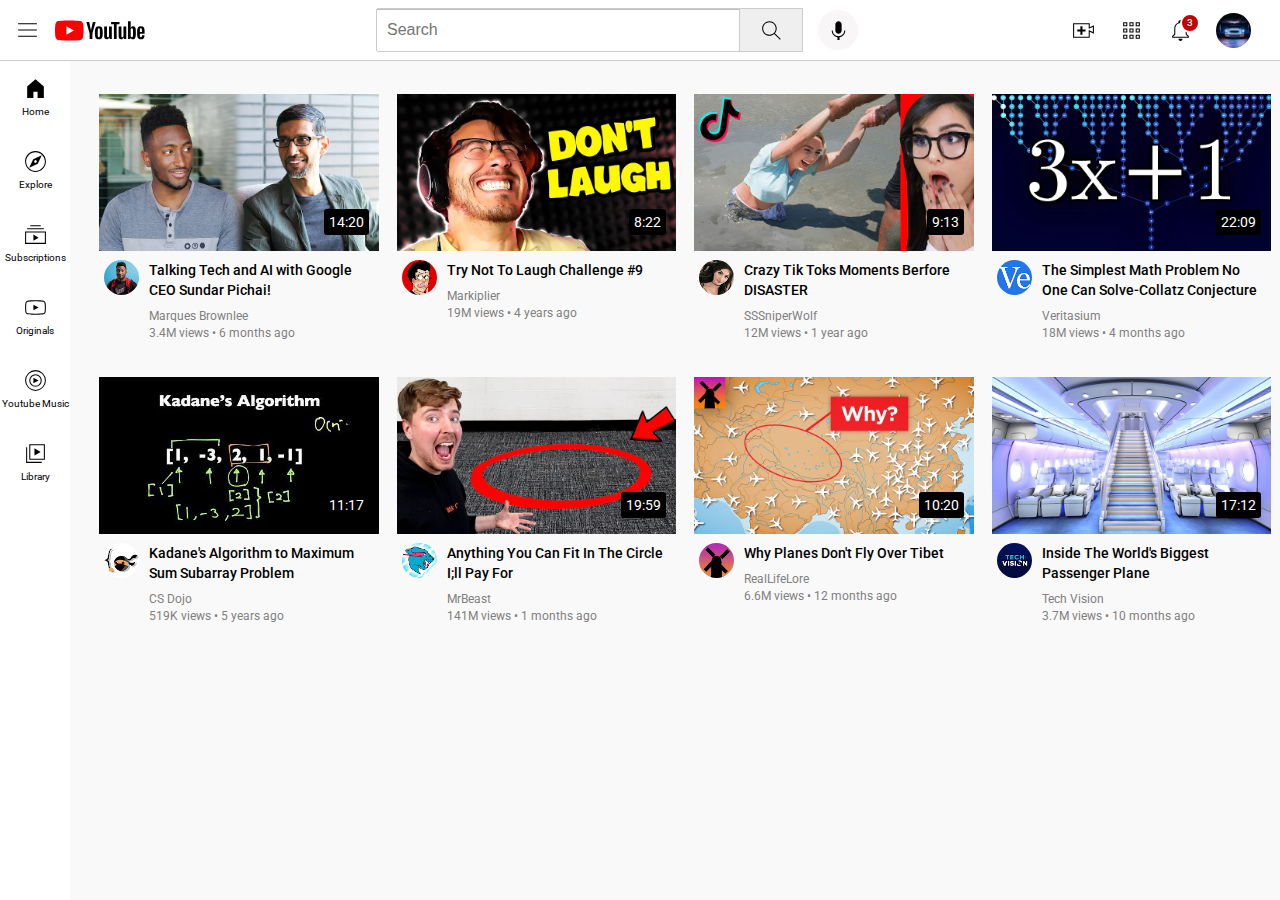
<file: index.html>
<!DOCTYPE html>
<head>
    <title>Youtube Clone</title>
    <link rel="preconnect" href="https://fonts.googleapis.com">
    <link rel="preconnect" href="https://fonts.gstatic.com" crossorigin>
    <link href="https://fonts.googleapis.com/css2?family=Roboto:ital,wght@0,100;0,300;0,400;0,500;0,700;0,900;1,100;1,300;1,400;1,500;1,700;1,900&display=swap" rel="stylesheet">
    <link rel="stylesheet" href="css/header.css">
    <link rel="stylesheet" href="css/sidebar.css">
    <link rel="stylesheet" href="css/main.css">
</head>
<body style="background-color: rgb(250, 249, 249);font-family: roboto;">
    <header>

        <div class="left-section">
                <img class="menu" src="pics/header-icons/hamburger-menu.svg" >
                <img class="yt-logo" src="pics/header-icons/youtube-logo.svg">
        </div>

        <div class="mid-section">
                <input class="search" type="text" placeholder="Search">
                <button class="search-icon">
                    <div class="tooltip">Search</div>
                    <img src="pics/header-icons/search.svg">
                </button>
                <button class="voice-icon">
                    <div class="tooltip">Search with voice</div>
                    <img src="pics/header-icons/voice-search-icon.svg">
                </button>
        </div>

        <div class="right-section">
            <div class="video-icon">
                <div class="tooltip">Create</div>
                <img src="pics/header-icons/upload.svg">
            </div>
            <div class="apps">
                <div class="tooltip">Youtube Apps</div>
                <img src="pics/header-icons/youtube-apps.svg">
            </div>
            <div class="notifaction-icon">
                <div class="tooltip">Notifactions</div>
                <img src="pics/header-icons/notifications.svg">
                <div class="notifaction-no">3</div> 
            </div>
                <img class="profile" src="pics/header-icons/car.jpg">
        </div>

    </header>
    <nav>
        <div class="sidebar" >
            <div class="sidebar-link">
                <img src="pics/sidebar-icons/home.svg">
                <div>Home</div>
            </div>

            <div class="sidebar-link">
                <img src="pics/sidebar-icons/explore.svg">
                <div>Explore</div>
            </div>

            <div class="sidebar-link">
                <img src="pics/sidebar-icons/subscriptions.svg">
                <div>Subscriptions</div>
            </div>

            <div class="sidebar-link">
                <img src="pics/sidebar-icons/originals.svg">
                <div>Originals</div>
            </div>

            <div class="sidebar-link">
                <img src="pics/sidebar-icons/youtube-music.svg">
                <div>Youtube Music</div>
            </div>

            <div class="sidebar-link">
                <img src="pics/sidebar-icons/library.svg">
                <div>Library</div>
            </div>
        </div>
    </nav>
    <main>
        <section class="video-card">

            <div class="video-grid">
                <div class="thumbnail">
                    <a href="https://www.youtube.com/watch?v=n2RNcPRtAiY" target="_blank">
                        <img src="pics/thumbnails/thumbnail-1.webp" >
                    </a>
                    <div class="time">14:20</div>
                </div>
                <div class="video-info">
                    <div class="channel-photo">
                        <img src="pics/channels/channel-1.jpeg" >
                    </div>
                    <div class="text">
                        <div class="video-title">
                            <p>Talking Tech and AI with Google CEO Sundar Pichai!</p>
                        </div>
                        <div class="name-views">
                            <p>Marques Brownlee</p>
                            <p>3.4M views &#8226 6 months ago</p>
                        </div>
                    </div>
                </div>
            </div>

            <div class="video-grid">
                <div class="thumbnail">
                    <a href="https://www.youtube.com/watch?v=mP0RAo9SKZk" target="_blank">
                        <img src="pics/thumbnails/thumbnail-2.webp" >
                    </a>
                    <div class="time">8:22</div>
                </div>
                <div class="video-info">
                    <div class="channel-photo">
                        <img src="pics/channels/channel-2.jpeg" >
                    </div>
                    <div class="text">
                        <div class="video-title">
                            <p>Try Not To Laugh Challenge #9</p>
                        </div>
                        <div class="name-views">
                            <p>Markiplier</p>
                            <p>19M views &#8226 4 years ago</p>
                        </div>
                    </div>
                </div>
            </div>

            <div class="video-grid">
                <div class="thumbnail">
                    <a href="https://www.youtube.com/watch?v=FgjPQQeTh1w" target="_blank">
                        <img src="pics/thumbnails/thumbnail-3.webp" >
                    </a>
                    <div class="time">9:13</div>
                </div>
                <div class="video-info">
                    <div class="channel-photo">
                        <img src="pics/channels/channel-3.jpeg" >
                    </div>
                    <div class="text">
                        <div class="video-title">
                            <p>Crazy Tik Toks Moments Berfore DISASTER</p>
                        </div>
                        <div class="name-views">
                            <p>SSSniperWolf</p>
                            <p>12M views &#8226 1 year ago</p>
                        </div>
                    </div>
                </div>
            </div>

            <div class="video-grid">
                <div class="thumbnail">
                    <a href="https://www.youtube.com/watch?v=094y1Z2wpJg" target="_blank">
                        <img src="pics/thumbnails/thumbnail-4.webp" >
                    </a>
                    <div class="time">22:09</div>
                </div>
                <div class="video-info">
                    <div class="channel-photo">
                        <img src="pics/channels/channel-4.jpeg" >
                    </div>
                    <div class="text">
                        <div class="video-title">
                            <p>The Simplest Math Problem No One Can Solve-Collatz Conjecture</p>
                        </div>
                        <div class="name-views">
                            <p>Veritasium</p>
                            <p>18M views &#8226 4 months ago</p>
                        </div>
                    </div>
                </div>
            </div>

            <div class="video-grid">
                <div class="thumbnail">
                    <a href="https://www.youtube.com/watch?v=86CQq3pKSUw" target="_blank">
                        <img src="pics/thumbnails/thumbnail-5.webp" >
                    </a>
                    <div class="time">11:17</div>
                </div>
                <div class="video-info">
                    <div class="channel-photo">
                        <img src="pics/channels/channel-5.jpeg" >
                    </div>
                    <div class="text">
                        <div class="video-title">
                            <p>Kadane's Algorithm to Maximum Sum Subarray Problem</p>
                        </div>
                        <div class="name-views">
                            <p>CS Dojo</p>
                            <p>519K views &#8226 5 years ago</p>
                        </div>
                    </div>
                </div>
            </div>

            <div class="video-grid">
                <div class="thumbnail">
                    <a href="https://www.youtube.com/watch?v=yXWw0_UfSFg" target="_blank">
                        <img src="pics/thumbnails/thumbnail-6.webp" >
                    </a>
                    <div class="time">19:59</div>
                </div>
                <div class="video-info">
                    <div class="channel-photo">
                        <img src="pics/channels/channel-6.jpeg" >
                    </div>
                    <div class="text">
                        <div class="video-title">
                            <p>Anything You Can Fit In The Circle I;ll Pay For</p>
                        </div>
                        <div class="name-views">
                            <p>MrBeast</p>
                            <p>141M views &#8226 1 months ago</p>
                        </div>
                    </div>
                </div>
            </div>

            <div class="video-grid">
                <div class="thumbnail">
                    <a href="https://www.youtube.com/watch?v=fNVa1qMbF9Y" target="_blank">
                        <img src="pics/thumbnails/thumbnail-7.webp" >
                    </a>
                    <div class="time">10:20</div>
                </div>
                <div class="video-info">
                    <div class="channel-photo">
                        <img src="pics/channels/channel-7.jpeg" >
                    </div>
                    <div class="text">
                        <div class="video-title">
                            <p>Why Planes Don't Fly Over Tibet</p>
                        </div>
                        <div class="name-views">
                            <p>RealLifeLore</p>
                            <p>6.6M views &#8226 12 months ago</p>
                        </div>
                    </div>
                </div>
            </div>

            <div class="video-grid">
                <div class="thumbnail">
                    <a href="https://www.youtube.com/watch?v=lFm4EM1juls" target="_blank">
                        <img src="pics/thumbnails/thumbnail-8.webp" >
                    </a>
                    <div class="time">17:12</div>
                </div>
                <div class="video-info">
                    <div class="channel-photo">
                        <img src="pics/channels/channel-8.jpeg" >
                    </div>
                    <div class="text">
                        <div class="video-title">
                            <p>Inside The World's Biggest Passenger Plane</p>
                        </div>
                        <div class="name-views">
                            <p>Tech Vision</p>
                            <p>3.7M views &#8226 10 months ago</p>
                        </div>
                    </div>
                </div>
            </div>

        </section>
    </main>
</body>
</html>
</file>
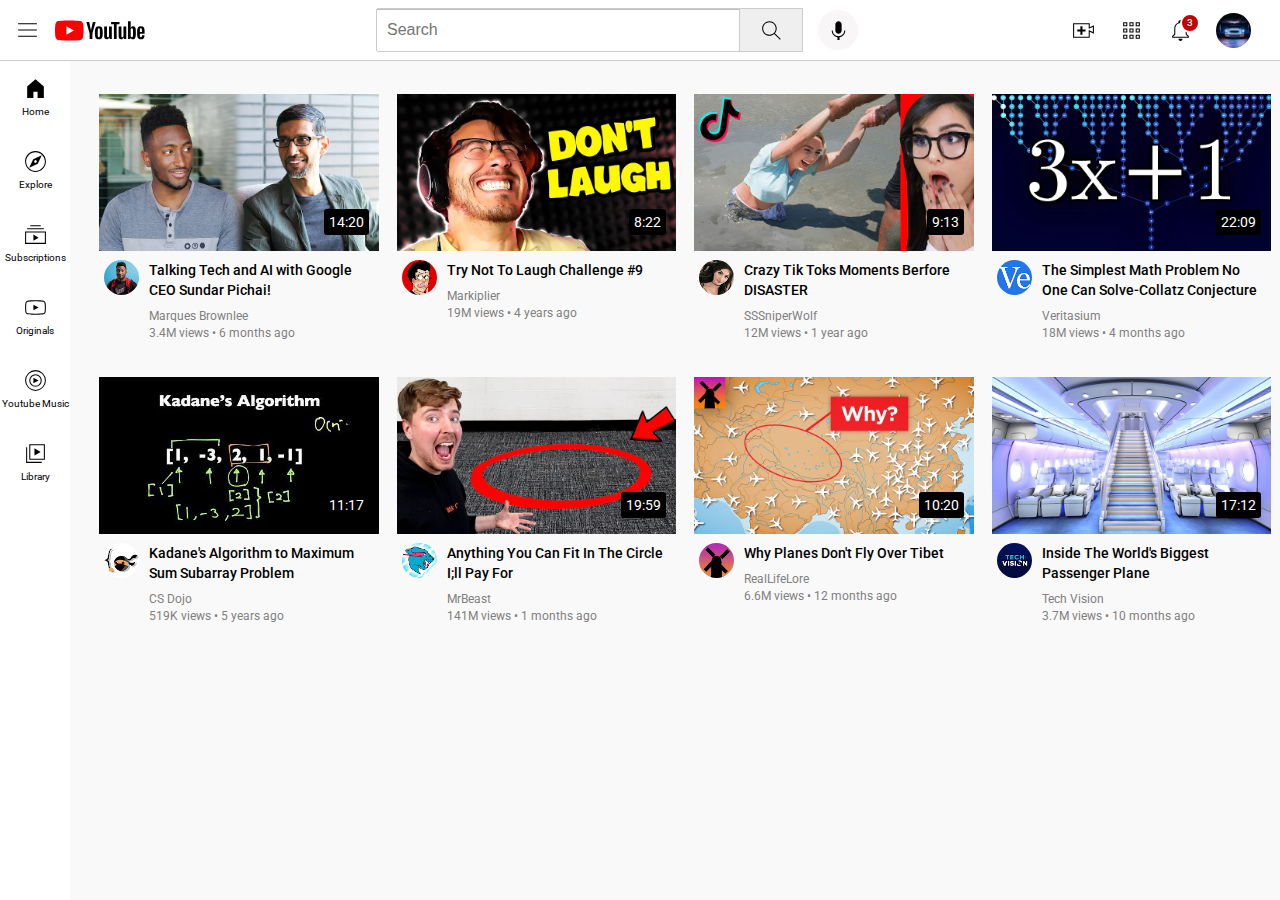
<file: index.js.html>
<!DOCTYPE html>
<head>
    <title>Youtube Clone</title>
    <link rel="preconnect" href="https://fonts.googleapis.com">
    <link rel="preconnect" href="https://fonts.gstatic.com" crossorigin>
    <link href="https://fonts.googleapis.com/css2?family=Roboto:ital,wght@0,100;0,300;0,400;0,500;0,700;0,900;1,100;1,300;1,400;1,500;1,700;1,900&display=swap" rel="stylesheet">
    <link rel="stylesheet" href="css/header.css">
    <link rel="stylesheet" href="css/sidebar.css">
    <link rel="stylesheet" href="css/main.css">
</head>
<body style="background-color: rgb(250, 249, 249);font-family: roboto;">
    <header>

        <div class="left-section">
                <img class="menu" src="pics/header-icons/hamburger-menu.svg" >
                <img class="yt-logo" src="pics/header-icons/youtube-logo.svg">
        </div>

        <div class="mid-section">
                <input class="search" type="text" placeholder="Search">
                <button class="search-icon">
                    <div class="tooltip">Search</div>
                    <img src="pics/header-icons/search.svg">
                </button>
                <button class="voice-icon">
                    <div class="tooltip">Search with voice</div>
                    <img src="pics/header-icons/voice-search-icon.svg">
                </button>
        </div>

        <div class="right-section">
            <div class="video-icon">
                <div class="tooltip">Create</div>
                <img src="pics/header-icons/upload.svg">
            </div>
            <div class="apps">
                <div class="tooltip">Youtube Apps</div>
                <img src="pics/header-icons/youtube-apps.svg">
            </div>
            <div class="notifaction-icon">
                <div class="tooltip">Notifactions</div>
                <img src="pics/header-icons/notifications.svg">
                <div class="notifaction-no">3</div> 
            </div>
                <img class="profile" src="pics/header-icons/car.jpg">
        </div>

    </header>
    <nav>
        <div class="sidebar" >
            <div class="sidebar-link">
                <img src="pics/sidebar-icons/home.svg">
                <div>Home</div>
            </div>

            <div class="sidebar-link">
                <img src="pics/sidebar-icons/explore.svg">
                <div>Explore</div>
            </div>

            <div class="sidebar-link">
                <img src="pics/sidebar-icons/subscriptions.svg">
                <div>Subscriptions</div>
            </div>

            <div class="sidebar-link">
                <img src="pics/sidebar-icons/originals.svg">
                <div>Originals</div>
            </div>

            <div class="sidebar-link">
                <img src="pics/sidebar-icons/youtube-music.svg">
                <div>Youtube Music</div>
            </div>

            <div class="sidebar-link">
                <img src="pics/sidebar-icons/library.svg">
                <div>Library</div>
            </div>
        </div>
    </nav>
    <main>
        <section class="video-card">

            <div class="video-grid">
                <div class="thumbnail">
                    <a href="https://www.youtube.com/watch?v=n2RNcPRtAiY" target="_blank">
                        <img src="pics/thumbnails/thumbnail-1.webp" >
                    </a>
                    <div class="time">14:20</div>
                </div>
                <div class="video-info">
                    <div class="channel-photo">
                        <img src="pics/channels/channel-1.jpeg" >
                    </div>
                    <div class="text">
                        <div class="video-title">
                            <p>Talking Tech and AI with Google CEO Sundar Pichai!</p>
                        </div>
                        <div class="name-views">
                            <p>Marques Brownlee</p>
                            <p>3.4M views &#8226 6 months ago</p>
                        </div>
                    </div>
                </div>
            </div>

            <div class="video-grid">
                <div class="thumbnail">
                    <a href="https://www.youtube.com/watch?v=mP0RAo9SKZk" target="_blank">
                        <img src="pics/thumbnails/thumbnail-2.webp" >
                    </a>
                    <div class="time">8:22</div>
                </div>
                <div class="video-info">
                    <div class="channel-photo">
                        <img src="pics/channels/channel-2.jpeg" >
                    </div>
                    <div class="text">
                        <div class="video-title">
                            <p>Try Not To Laugh Challenge #9</p>
                        </div>
                        <div class="name-views">
                            <p>Markiplier</p>
                            <p>19M views &#8226 4 years ago</p>
                        </div>
                    </div>
                </div>
            </div>

            <div class="video-grid">
                <div class="thumbnail">
                    <a href="https://www.youtube.com/watch?v=FgjPQQeTh1w" target="_blank">
                        <img src="pics/thumbnails/thumbnail-3.webp" >
                    </a>
                    <div class="time">9:13</div>
                </div>
                <div class="video-info">
                    <div class="channel-photo">
                        <img src="pics/channels/channel-3.jpeg" >
                    </div>
                    <div class="text">
                        <div class="video-title">
                            <p>Crazy Tik Toks Moments Berfore DISASTER</p>
                        </div>
                        <div class="name-views">
                            <p>SSSniperWolf</p>
                            <p>12M views &#8226 1 year ago</p>
                        </div>
                    </div>
                </div>
            </div>

            <div class="video-grid">
                <div class="thumbnail">
                    <a href="https://www.youtube.com/watch?v=094y1Z2wpJg" target="_blank">
                        <img src="pics/thumbnails/thumbnail-4.webp" >
                    </a>
                    <div class="time">22:09</div>
                </div>
                <div class="video-info">
                    <div class="channel-photo">
                        <img src="pics/channels/channel-4.jpeg" >
                    </div>
                    <div class="text">
                        <div class="video-title">
                            <p>The Simplest Math Problem No One Can Solve-Collatz Conjecture</p>
                        </div>
                        <div class="name-views">
                            <p>Veritasium</p>
                            <p>18M views &#8226 4 months ago</p>
                        </div>
                    </div>
                </div>
            </div>

            <div class="video-grid">
                <div class="thumbnail">
                    <a href="https://www.youtube.com/watch?v=86CQq3pKSUw" target="_blank">
                        <img src="pics/thumbnails/thumbnail-5.webp" >
                    </a>
                    <div class="time">11:17</div>
                </div>
                <div class="video-info">
                    <div class="channel-photo">
                        <img src="pics/channels/channel-5.jpeg" >
                    </div>
                    <div class="text">
                        <div class="video-title">
                            <p>Kadane's Algorithm to Maximum Sum Subarray Problem</p>
                        </div>
                        <div class="name-views">
                            <p>CS Dojo</p>
                            <p>519K views &#8226 5 years ago</p>
                        </div>
                    </div>
                </div>
            </div>

            <div class="video-grid">
                <div class="thumbnail">
                    <a href="https://www.youtube.com/watch?v=yXWw0_UfSFg" target="_blank">
                        <img src="pics/thumbnails/thumbnail-6.webp" >
                    </a>
                    <div class="time">19:59</div>
                </div>
                <div class="video-info">
                    <div class="channel-photo">
                        <img src="pics/channels/channel-6.jpeg" >
                    </div>
                    <div class="text">
                        <div class="video-title">
                            <p>Anything You Can Fit In The Circle I;ll Pay For</p>
                        </div>
                        <div class="name-views">
                            <p>MrBeast</p>
                            <p>141M views &#8226 1 months ago</p>
                        </div>
                    </div>
                </div>
            </div>

            <div class="video-grid">
                <div class="thumbnail">
                    <a href="https://www.youtube.com/watch?v=fNVa1qMbF9Y" target="_blank">
                        <img src="pics/thumbnails/thumbnail-7.webp" >
                    </a>
                    <div class="time">10:20</div>
                </div>
                <div class="video-info">
                    <div class="channel-photo">
                        <img src="pics/channels/channel-7.jpeg" >
                    </div>
                    <div class="text">
                        <div class="video-title">
                            <p>Why Planes Don't Fly Over Tibet</p>
                        </div>
                        <div class="name-views">
                            <p>RealLifeLore</p>
                            <p>6.6M views &#8226 12 months ago</p>
                        </div>
                    </div>
                </div>
            </div>

            <div class="video-grid">
                <div class="thumbnail">
                    <a href="https://www.youtube.com/watch?v=lFm4EM1juls" target="_blank">
                        <img src="pics/thumbnails/thumbnail-8.webp" >
                    </a>
                    <div class="time">17:12</div>
                </div>
                <div class="video-info">
                    <div class="channel-photo">
                        <img src="pics/channels/channel-8.jpeg" >
                    </div>
                    <div class="text">
                        <div class="video-title">
                            <p>Inside The World's Biggest Passenger Plane</p>
                        </div>
                        <div class="name-views">
                            <p>Tech Vision</p>
                            <p>3.7M views &#8226 10 months ago</p>
                        </div>
                    </div>
                </div>
            </div>

        </section>
    </main>
</body>
</html>
</file>
<file: css/header.css>
body{
    margin: 0px;
}
header{
    position: fixed;
    top: 0;
    left: 0;
    right: 0;
    height: 60px;   
    border-bottom-style: solid;
    border-bottom-width: 1px;
    border-color: #cccccc;
    background-color: white;
    z-index: 200;

}
header,.right-section{
    display: flex;
    justify-content:space-between;
    align-items: center;
}
header img{
    height: 25px;
    object-position: center;
}
.yt-logo{
    width: 90px;
}
.left-section{
    display: flex;
    align-items: center;
   
}
.menu{
    margin-right: 15px;
    margin-left:15px ;
}
.mid-section{
    margin-left: 60px;
    display: flex;
    flex: 1;
    
    align-items: center;
    max-width: 500px;
}
.search{
    min-width: 0;
    width: 0;
    font-size: 16px;
    height: 40px;
    flex:1;
    padding-left: 10px;
    max-width: 350px;
    border: 1px solid #cccccc ;
    border-radius: 2px;
    box-shadow: inset 0px 0.5px gray;
}
.search-icon{
    align-items: center;
    display: flex;
    width: 64px;
    justify-content: center;
    position: relative;
    padding: 0px 20px;
    height: 44px;
    border: 1px solid #cccccc ;
    margin-left: -1px;
}
.tooltip{
    position:absolute;
    bottom: -40px;
    white-space:nowrap;
    font-size: 13px;
    color: white;
    background-color: gray;
    padding: 5px 10px;
    border-radius: 2px;
    opacity: 0;
    pointer-events: none;
}
.search-icon:hover .tooltip,.voice-icon:hover .tooltip,.voice-icon:hover .tooltip,.apps:hover .tooltip,.notifaction-icon:hover .tooltip,.video-icon:hover .tooltip{
    opacity: 1;
}
.voice-icon{
    display: flex;
    justify-content: center;
    align-items: center;
    position: relative;
    border: none;
    height: 40px;
    width: 40px;
    margin-left: 15px;
    border-radius: 50px;
    background-color:rgb(248, 246, 246);
}
.right-section{
    width: 180px;
    flex-shrink: 0;
    margin-left: 24px;
    margin-right: 29px;
}
.notifaction-icon{
    display: flex;
    justify-content: center;
    align-items: center;
    position: relative;
}
.notifaction-no{
    position: absolute;
    top: -5px;
    right: -7px;
    background-color: rgb(198, 0, 0);
    height: 16px;
    width: 16px;
    border-radius: 50px;
    color: white;
    display: flex;
    align-items: center;
    justify-content: center;
    font-size: 10px;
    font-weight:500;
    border-color: white;
    border-width: 2px;
    border-style: solid;
}
.profile{
    border-radius: 50px;
    height: 35px;
    width: 35px;
    object-fit: cover;
    object-position: center;
}
.apps, .video-icon{
    display: flex;
    justify-content: center;
    align-items: center;
    position: relative;
}
</file>
<file: css/sidebar.css>
.sidebar{
    position: fixed;
    top: 60px;
    left: 0px;
    bottom: 0px;
    width: 70px;
    font-size: 10px;
    background-color: white;
}
.sidebar-link{
    display: flex;
    flex-direction: column;
    align-items: center;
    justify-content: center;
    padding-bottom: 16px;
    padding-top: 16px;
}
.sidebar-link:hover{
    background-color: rgb(235, 235, 235);
}
.sidebar-link img{
    width: 25px;
    margin-bottom: 5px;
}
</file>
<file: css/main.css>
main{
    padding-left: 90px;
    padding-top: 80px;
}
p{
    margin: 0;
    padding: 0;
}
.video-card{
    display: grid;
}
@media (max-width: 1123px){
    .video-card{
        grid-template-columns: 1fr 1fr;
    }
}
@media (min-width: 1124px){
    .video-card{
        grid-template-columns: 1fr 1fr 1fr 1fr;
    }
}
.video-grid{
    margin: 10px 5px;
    padding: 4px;
}
.thumbnail{
    position: relative;
}
.time{
    position: absolute;
    bottom: 20px;
    right: 10px;
    background-color: black;
    color: white;
    border-radius: 3px;
    padding: 5px;
    font-size: 14px;
}
.thumbnail img{
    width: 100%;
}
.video-info{
    display: grid;
    grid-template-columns: 45px 1fr;
}
.channel-photo img{
    width: 35px;
    border-radius: 50px;
    margin: 5px;
}
.text{
    display: grid;
    padding: 5px;
}
.video-title p{
    font-weight:500;
    font-size: 14px;
    margin-bottom: 10px;
    line-height: 20px;
}
.name-views p{
    line-height: 12px;
    color: gray;
    font-size: 12px;
    padding-bottom: 5px;
    
}
</file>
